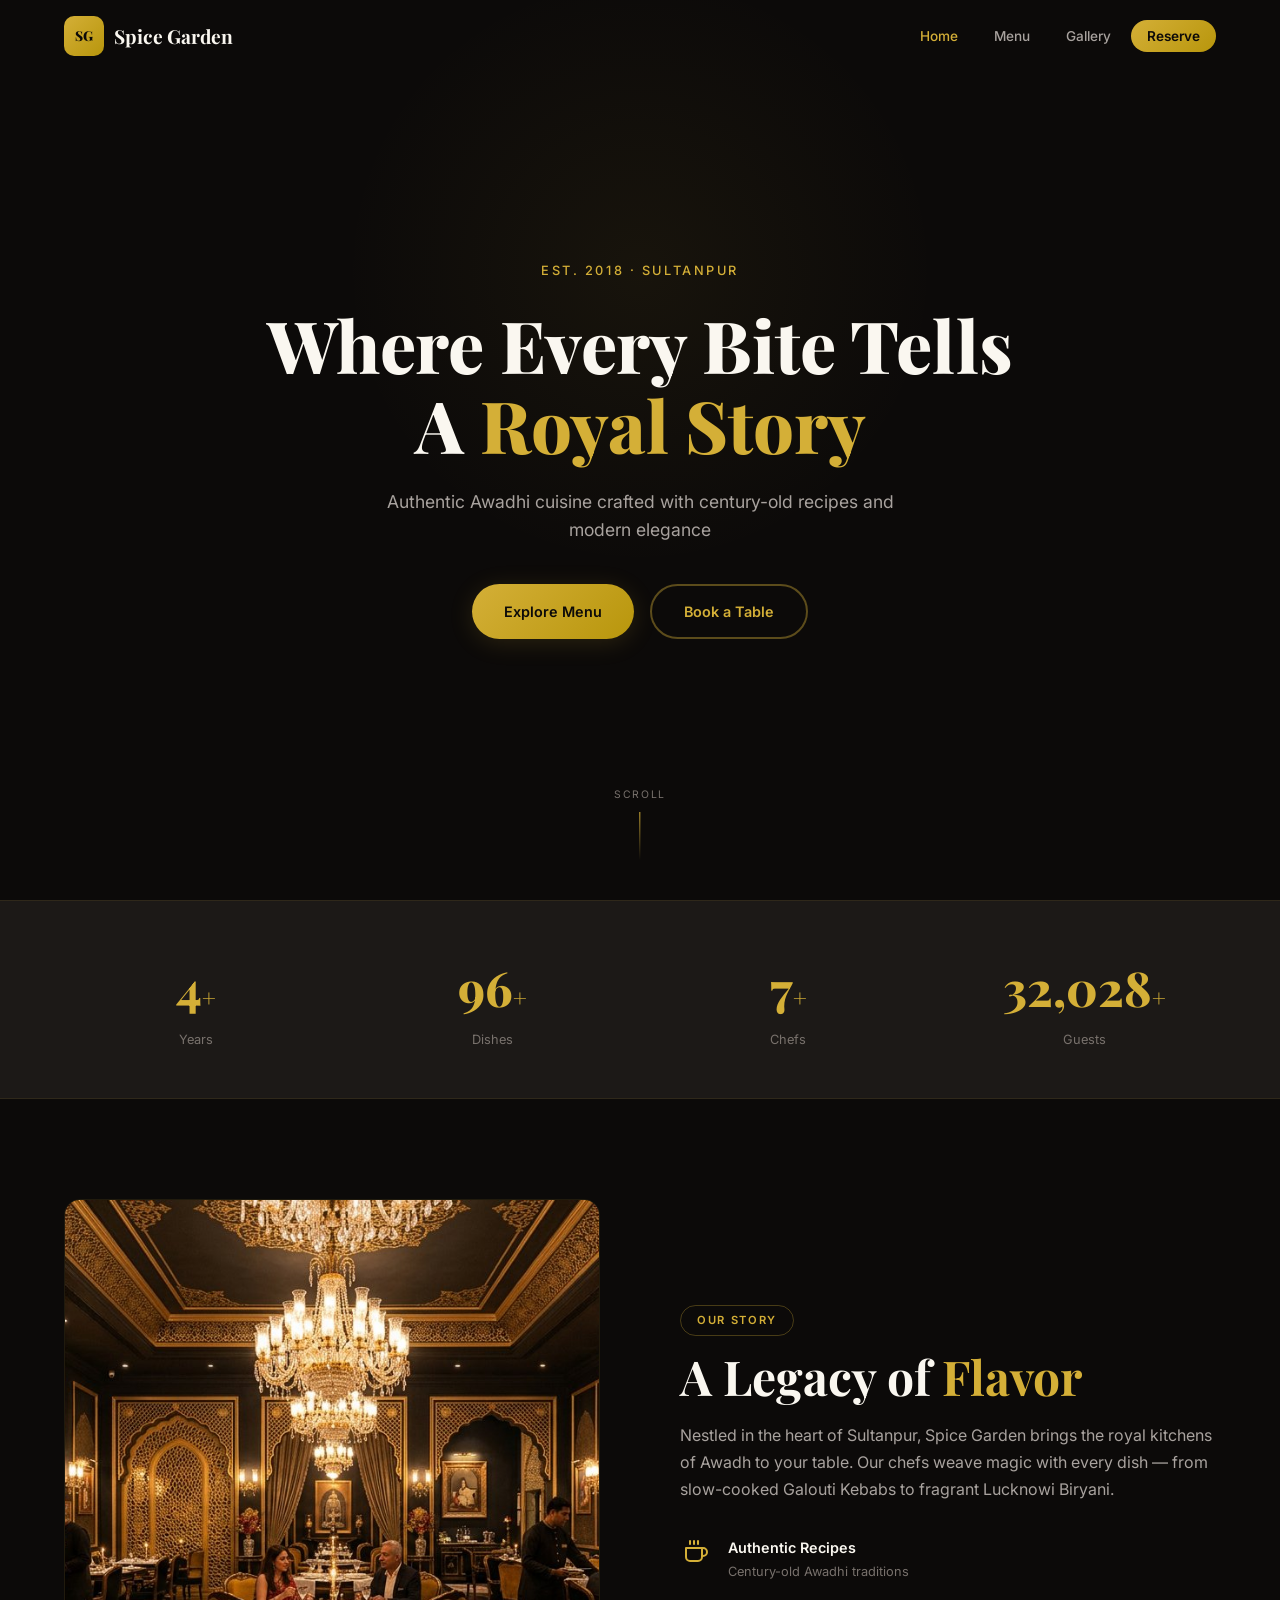
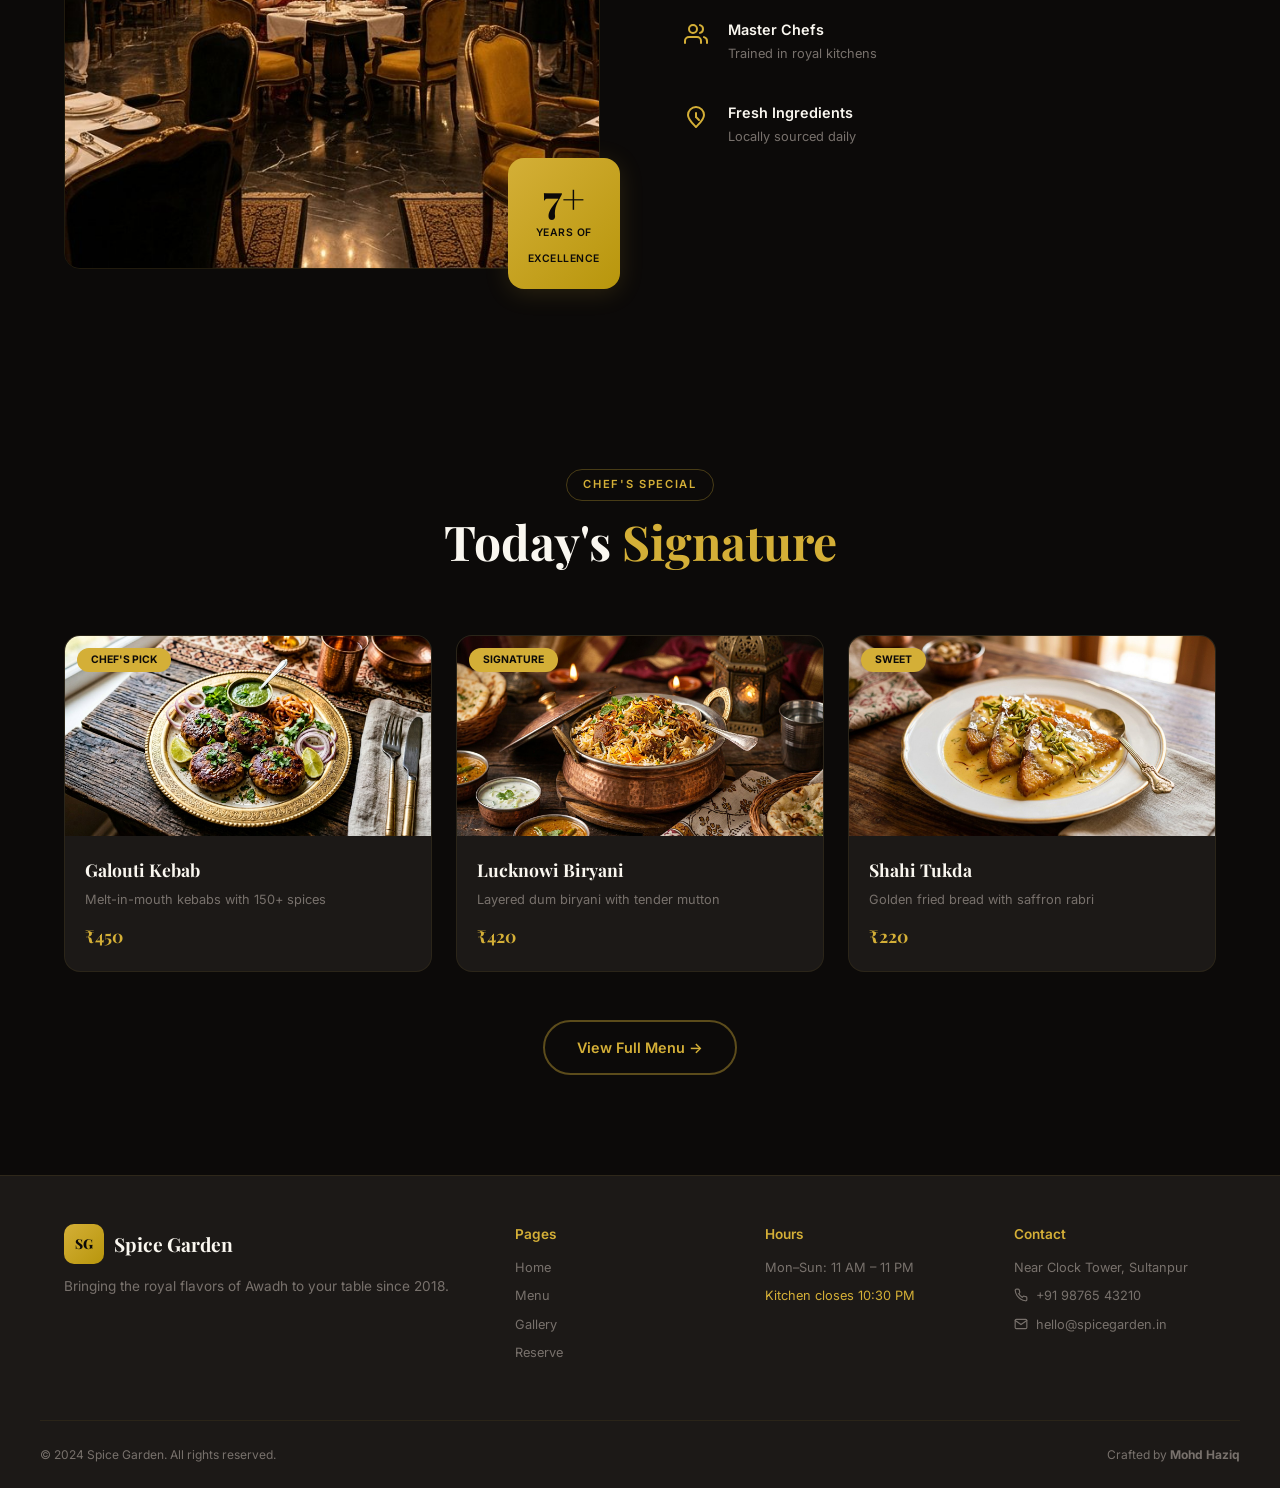
<file: index.html>
<!DOCTYPE html>
<html lang="en">
<head>
  <meta charset="UTF-8" />
  <meta name="viewport" content="width=device-width, initial-scale=1.0" />
  <title>Spice Garden — Royal Awadhi Dining</title>
  <meta name="description" content="Experience the finest Awadhi cuisine at Spice Garden. Royal dining, legendary flavors, unforgettable moments." />
  <link rel="stylesheet" href="css/style.css" />
  <link href="https://fonts.googleapis.com/css2?family=Playfair+Display:wght@400;600;700;800&family=Inter:wght@300;400;500;600;700&display=swap" rel="stylesheet" />
</head>
<body>
  <!-- Sidebar Overlay -->
  <div class="sidebar-overlay" id="sidebarOverlay"></div>
  <!-- Sidebar -->
  <aside class="sidebar" id="sidebar">
    <div class="sidebar-header">
      <div class="sidebar-logo">SG</div>
      <span>Spice Garden</span>
      <button class="sidebar-close" id="sidebarClose" aria-label="Close menu">✕</button>
    </div>
    <nav class="sidebar-nav">
      <a href="index.html" class="sidebar-link active"><span class="s-icon"><svg width="20" height="20" viewBox="0 0 24 24" fill="none" stroke="currentColor" stroke-width="2" stroke-linecap="round" stroke-linejoin="round"><path d="M3 9l9-7 9 7v11a2 2 0 0 1-2 2H5a2 2 0 0 1-2-2z"/><polyline points="9 22 9 12 15 12 15 22"/></svg></span>Home</a>
      <div class="sidebar-divider"></div>
      <a href="pages/menu.html" class="sidebar-link"><span class="s-icon"><svg width="20" height="20" viewBox="0 0 24 24" fill="none" stroke="currentColor" stroke-width="2" stroke-linecap="round" stroke-linejoin="round"><path d="M18 8h1a4 4 0 0 1 0 8h-1"/><path d="M2 8h16v9a4 4 0 0 1-4 4H6a4 4 0 0 1-4-4V8z"/><line x1="6" y1="1" x2="6" y2="4"/><line x1="10" y1="1" x2="10" y2="4"/><line x1="14" y1="1" x2="14" y2="4"/></svg></span>Our Menu</a>
      <div class="sidebar-divider"></div>
      <a href="pages/gallery.html" class="sidebar-link"><span class="s-icon"><svg width="20" height="20" viewBox="0 0 24 24" fill="none" stroke="currentColor" stroke-width="2" stroke-linecap="round" stroke-linejoin="round"><rect x="3" y="3" width="18" height="18" rx="2" ry="2"/><circle cx="8.5" cy="8.5" r="1.5"/><polyline points="21 15 16 10 5 21"/></svg></span>Gallery</a>
      <div class="sidebar-divider"></div>
      <a href="pages/reservation.html" class="sidebar-link"><span class="s-icon"><svg width="20" height="20" viewBox="0 0 24 24" fill="none" stroke="currentColor" stroke-width="2" stroke-linecap="round" stroke-linejoin="round"><rect x="3" y="4" width="18" height="18" rx="2" ry="2"/><line x1="16" y1="2" x2="16" y2="6"/><line x1="8" y1="2" x2="8" y2="6"/><line x1="3" y1="10" x2="21" y2="10"/></svg></span>Reservation</a>
    </nav>
    <div class="sidebar-footer">
      <p class="sidebar-hours"><svg width="14" height="14" viewBox="0 0 24 24" fill="none" stroke="currentColor" stroke-width="2" stroke-linecap="round" stroke-linejoin="round" style="vertical-align:-2px;margin-right:4px"><circle cx="12" cy="12" r="10"/><polyline points="12 6 12 12 16 14"/></svg> Open Daily 11 AM – 11 PM</p>
      <a href="pages/reservation.html" class="sidebar-cta">Reserve a Table</a>
    </div>
  </aside>

  <!-- Navbar -->
  <nav class="navbar" id="navbar">
    <div class="nav-container">
      <a href="index.html" class="nav-brand"><span class="brand-icon">SG</span><span class="brand-text">Spice Garden</span></a>
      <ul class="nav-links" id="navLinks">
        <li><a href="index.html" class="nav-link active">Home</a></li>
        <li><a href="pages/menu.html" class="nav-link">Menu</a></li>
        <li><a href="pages/gallery.html" class="nav-link">Gallery</a></li>
        <li><a href="pages/reservation.html" class="nav-link nav-cta">Reserve</a></li>
      </ul>
      <button class="hamburger" id="hamburger" aria-label="Open menu">
        <span class="ham-line ham-top"></span>
        <span class="ham-diamond">◆</span>
        <span class="ham-line ham-bottom"></span>
      </button>
    </div>
  </nav>

  <!-- Hero -->
  <section class="hero">
    <div class="hero-bg-pattern"></div>
    <div class="hero-glow"></div>
    <div class="container hero-content">
      <p class="hero-tag" data-reveal>Est. 2018 · Sultanpur</p>
      <h1 class="hero-title" data-reveal data-delay="200">Where Every Bite Tells<br/>A <span class="gold">Royal Story</span></h1>
      <p class="hero-desc" data-reveal data-delay="400">Authentic Awadhi cuisine crafted with century-old recipes and modern elegance</p>
      <div class="hero-actions" data-reveal data-delay="600">
        <a href="pages/menu.html" class="btn btn-primary">Explore Menu</a>
        <a href="pages/reservation.html" class="btn btn-outline">Book a Table</a>
      </div>
    </div>
    <div class="hero-scroll-indicator"><span>Scroll</span><div class="scroll-line"></div></div>
  </section>

  <!-- Stats -->
  <section class="stats-bar">
    <div class="container stats-grid">
      <div class="stat" data-reveal><span class="stat-num" data-count="7">0</span><span class="stat-plus">+</span><span class="stat-label">Years</span></div>
      <div class="stat" data-reveal data-delay="100"><span class="stat-num" data-count="150">0</span><span class="stat-plus">+</span><span class="stat-label">Dishes</span></div>
      <div class="stat" data-reveal data-delay="200"><span class="stat-num" data-count="12">0</span><span class="stat-plus">+</span><span class="stat-label">Chefs</span></div>
      <div class="stat" data-reveal data-delay="300"><span class="stat-num" data-count="50000">0</span><span class="stat-plus">+</span><span class="stat-label">Guests</span></div>
    </div>
  </section>

  <!-- About Preview -->
  <section class="about-preview section">
    <div class="container about-grid">
      <div class="about-visual" data-reveal="left">
        <div class="about-img-wrap">
          <img src="images/interior.jpg" alt="Spice Garden Restaurant Interior" class="about-img" />
        </div>
        <div class="about-badge"><span class="badge-num">7+</span><span class="badge-txt">Years of<br/>Excellence</span></div>
      </div>
      <div class="about-content" data-reveal="right">
        <span class="section-tag">Our Story</span>
        <h2 class="section-title">A Legacy of <span class="gold">Flavor</span></h2>
        <p>Nestled in the heart of Sultanpur, Spice Garden brings the royal kitchens of Awadh to your table. Our chefs weave magic with every dish — from slow-cooked Galouti Kebabs to fragrant Lucknowi Biryani.</p>
        <div class="about-features">
          <div class="feature"><span class="feat-icon"><svg width="24" height="24" viewBox="0 0 24 24" fill="none" stroke="var(--gold)" stroke-width="2" stroke-linecap="round" stroke-linejoin="round"><path d="M18 8h1a4 4 0 0 1 0 8h-1"/><path d="M2 8h16v9a4 4 0 0 1-4 4H6a4 4 0 0 1-4-4V8z"/><line x1="6" y1="1" x2="6" y2="4"/><line x1="10" y1="1" x2="10" y2="4"/><line x1="14" y1="1" x2="14" y2="4"/></svg></span><div><h4>Authentic Recipes</h4><p>Century-old Awadhi traditions</p></div></div>
          <div class="feature"><span class="feat-icon"><svg width="24" height="24" viewBox="0 0 24 24" fill="none" stroke="var(--gold)" stroke-width="2" stroke-linecap="round" stroke-linejoin="round"><path d="M17 21v-2a4 4 0 0 0-4-4H5a4 4 0 0 0-4 4v2"/><circle cx="9" cy="7" r="4"/><path d="M23 21v-2a4 4 0 0 0-3-3.87"/><path d="M16 3.13a4 4 0 0 1 0 7.75"/></svg></span><div><h4>Master Chefs</h4><p>Trained in royal kitchens</p></div></div>
          <div class="feature"><span class="feat-icon"><svg width="24" height="24" viewBox="0 0 24 24" fill="none" stroke="var(--gold)" stroke-width="2" stroke-linecap="round" stroke-linejoin="round"><path d="M12 22c4-4 8-7.5 8-12a8 8 0 1 0-16 0c0 4.5 4 8 8 12z"/><path d="M12 12V8"/><path d="M12 12l3 3"/></svg></span><div><h4>Fresh Ingredients</h4><p>Locally sourced daily</p></div></div>
        </div>
      </div>
    </div>
  </section>

  <!-- Featured Dishes -->
  <section class="featured section">
    <div class="container">
      <div class="section-header" data-reveal><span class="section-tag">Chef's Special</span><h2 class="section-title">Today's <span class="gold">Signature</span></h2></div>
      <div class="dish-grid">
        <div class="dish-card" data-reveal>
          <div class="dish-img-wrap"><img src="images/galouti-kebab.jpg" alt="Galouti Kebab" class="dish-photo" /><span class="dish-badge">Chef's Pick</span></div>
          <div class="dish-body"><h3>Galouti Kebab</h3><p>Melt-in-mouth kebabs with 150+ spices</p><span class="dish-price">₹450</span></div>
        </div>
        <div class="dish-card" data-reveal data-delay="100">
          <div class="dish-img-wrap"><img src="images/lucknowi-biryani.jpg" alt="Lucknowi Biryani" class="dish-photo" /><span class="dish-badge">Signature</span></div>
          <div class="dish-body"><h3>Lucknowi Biryani</h3><p>Layered dum biryani with tender mutton</p><span class="dish-price">₹420</span></div>
        </div>
        <div class="dish-card" data-reveal data-delay="200">
          <div class="dish-img-wrap"><img src="images/shahi-tukda.jpg" alt="Shahi Tukda" class="dish-photo" /><span class="dish-badge">Sweet</span></div>
          <div class="dish-body"><h3>Shahi Tukda</h3><p>Golden fried bread with saffron rabri</p><span class="dish-price">₹220</span></div>
        </div>
      </div>
      <div class="section-cta" data-reveal><a href="pages/menu.html" class="btn btn-outline">View Full Menu →</a></div>
    </div>
  </section>

  <!-- Footer -->
  <footer class="footer">
    <div class="container footer-grid">
      <div class="footer-brand"><div class="nav-brand"><span class="brand-icon">SG</span><span class="brand-text">Spice Garden</span></div><p>Bringing the royal flavors of Awadh to your table since 2018.</p></div>
      <div class="footer-col"><h4>Pages</h4><a href="index.html">Home</a><a href="pages/menu.html">Menu</a><a href="pages/gallery.html">Gallery</a><a href="pages/reservation.html">Reserve</a></div>
      <div class="footer-col"><h4>Hours</h4><p>Mon–Sun: 11 AM – 11 PM</p><p class="gold-text">Kitchen closes 10:30 PM</p></div>
      <div class="footer-col"><h4>Contact</h4><p>Near Clock Tower, Sultanpur</p><p><svg width="14" height="14" viewBox="0 0 24 24" fill="none" stroke="currentColor" stroke-width="2" stroke-linecap="round" stroke-linejoin="round" style="vertical-align:-2px;margin-right:4px"><path d="M22 16.92v3a2 2 0 0 1-2.18 2 19.79 19.79 0 0 1-8.63-3.07 19.5 19.5 0 0 1-6-6 19.79 19.79 0 0 1-3.07-8.67A2 2 0 0 1 4.11 2h3a2 2 0 0 1 2 1.72c.127.96.361 1.903.7 2.81a2 2 0 0 1-.45 2.11L8.09 9.91a16 16 0 0 0 6 6l1.27-1.27a2 2 0 0 1 2.11-.45c.907.339 1.85.573 2.81.7A2 2 0 0 1 22 16.92z"/></svg> +91 98765 43210</p><p><svg width="14" height="14" viewBox="0 0 24 24" fill="none" stroke="currentColor" stroke-width="2" stroke-linecap="round" stroke-linejoin="round" style="vertical-align:-2px;margin-right:4px"><path d="M4 4h16c1.1 0 2 .9 2 2v12c0 1.1-.9 2-2 2H4c-1.1 0-2-.9-2-2V6c0-1.1.9-2 2-2z"/><polyline points="22,6 12,13 2,6"/></svg> hello@spicegarden.in</p></div>
    </div>
    <div class="container footer-bottom"><p>© 2024 Spice Garden. All rights reserved.</p><p>Crafted by <strong>Mohd Haziq</strong></p></div>
  </footer>

  <button class="back-to-top" id="backToTop" aria-label="Back to top">↑</button>
  <script src="js/main.js"></script>
</body>
</html>
</file>
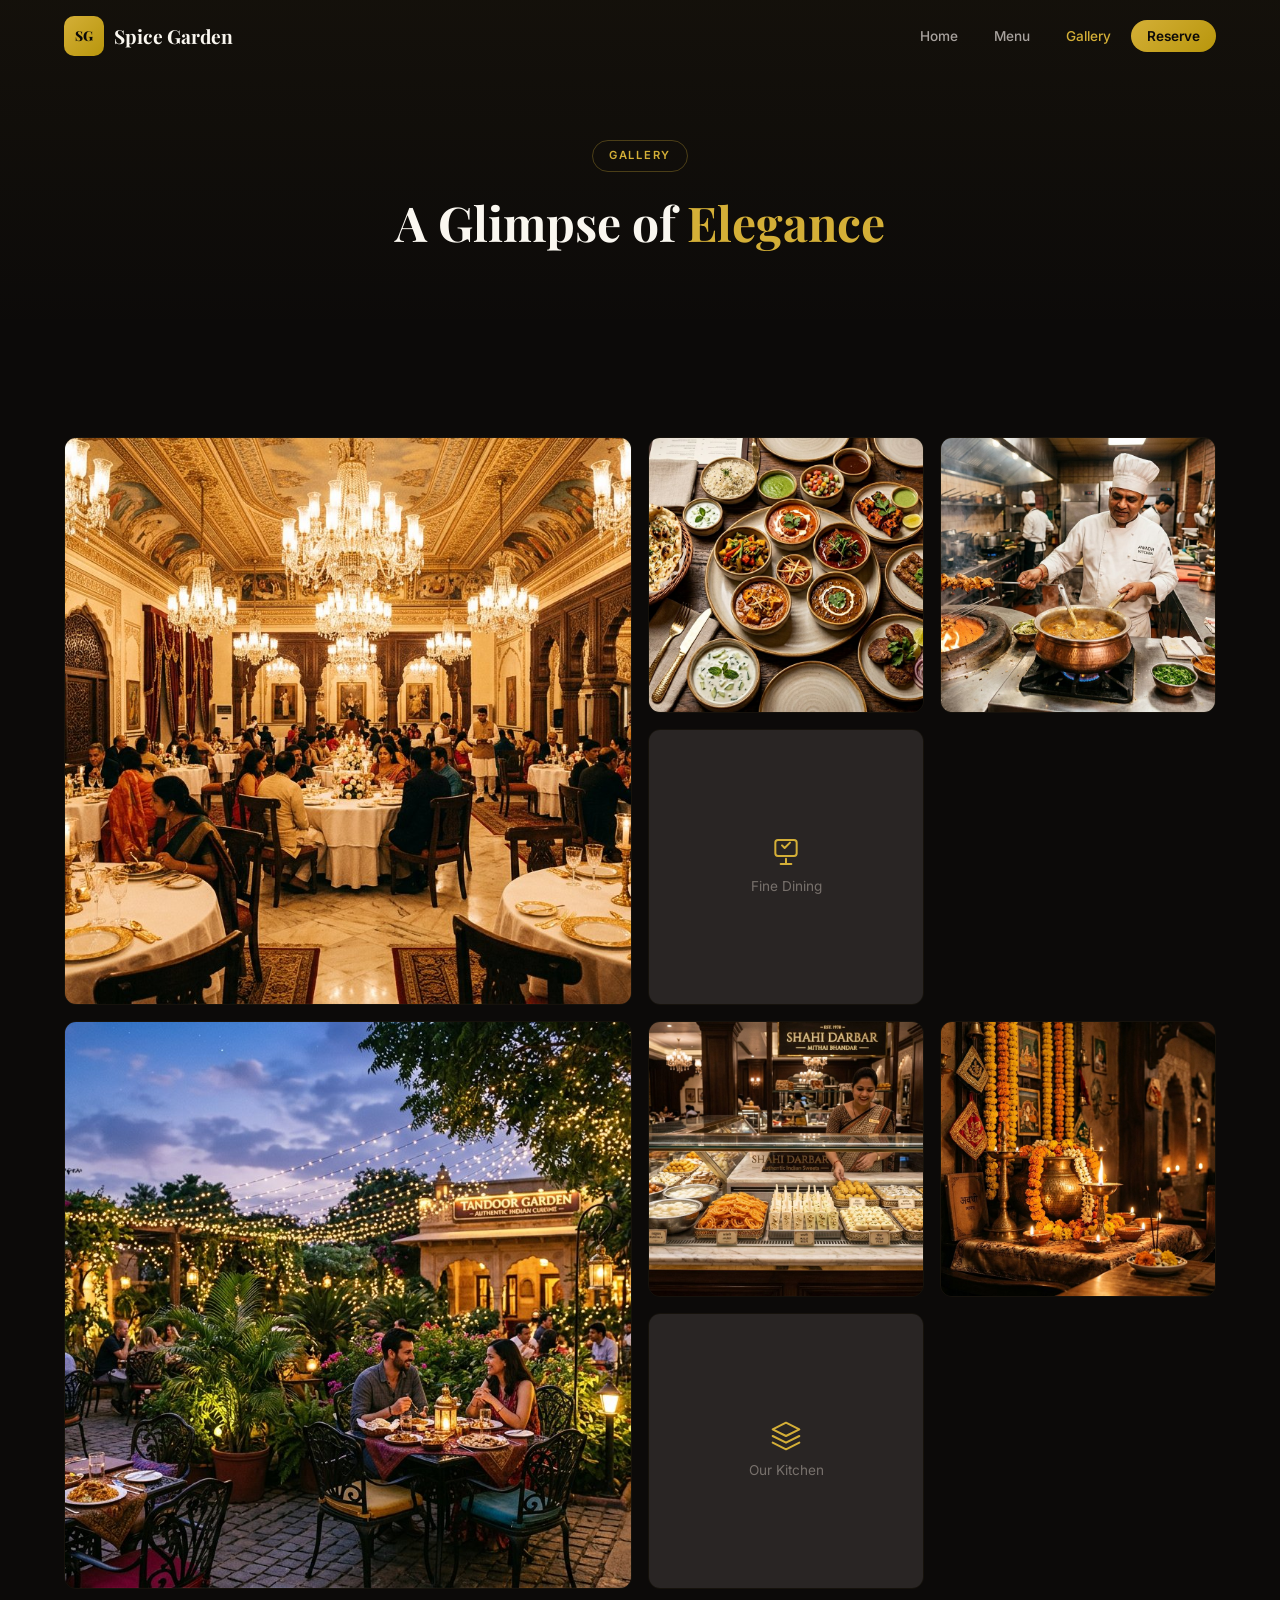
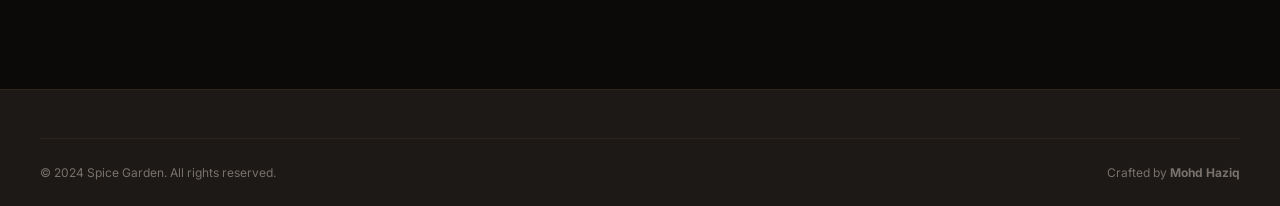
<file: pages/gallery.html>
<!DOCTYPE html>
<html lang="en">
<head>
  <meta charset="UTF-8" /><meta name="viewport" content="width=device-width, initial-scale=1.0" />
  <title>Gallery — Spice Garden</title>
  <link rel="stylesheet" href="../css/style.css" />
  <link href="https://fonts.googleapis.com/css2?family=Playfair+Display:wght@400;600;700;800&family=Inter:wght@300;400;500;600;700&display=swap" rel="stylesheet" />
</head>
<body>
  <div class="sidebar-overlay" id="sidebarOverlay"></div>
  <aside class="sidebar" id="sidebar">
    <div class="sidebar-header"><div class="sidebar-logo">SG</div><span>Spice Garden</span><button class="sidebar-close" id="sidebarClose">✕</button></div>
    <nav class="sidebar-nav">
      <a href="../index.html" class="sidebar-link"><span class="s-icon"><svg width="20" height="20" viewBox="0 0 24 24" fill="none" stroke="currentColor" stroke-width="2" stroke-linecap="round" stroke-linejoin="round"><path d="M3 9l9-7 9 7v11a2 2 0 0 1-2 2H5a2 2 0 0 1-2-2z"/><polyline points="9 22 9 12 15 12 15 22"/></svg></span>Home</a><div class="sidebar-divider"></div>
      <a href="menu.html" class="sidebar-link"><span class="s-icon"><svg width="20" height="20" viewBox="0 0 24 24" fill="none" stroke="currentColor" stroke-width="2" stroke-linecap="round" stroke-linejoin="round"><path d="M18 8h1a4 4 0 0 1 0 8h-1"/><path d="M2 8h16v9a4 4 0 0 1-4 4H6a4 4 0 0 1-4-4V8z"/><line x1="6" y1="1" x2="6" y2="4"/><line x1="10" y1="1" x2="10" y2="4"/><line x1="14" y1="1" x2="14" y2="4"/></svg></span>Our Menu</a><div class="sidebar-divider"></div>
      <a href="gallery.html" class="sidebar-link active"><span class="s-icon"><svg width="20" height="20" viewBox="0 0 24 24" fill="none" stroke="currentColor" stroke-width="2" stroke-linecap="round" stroke-linejoin="round"><rect x="3" y="3" width="18" height="18" rx="2" ry="2"/><circle cx="8.5" cy="8.5" r="1.5"/><polyline points="21 15 16 10 5 21"/></svg></span>Gallery</a><div class="sidebar-divider"></div>
      <a href="reservation.html" class="sidebar-link"><span class="s-icon"><svg width="20" height="20" viewBox="0 0 24 24" fill="none" stroke="currentColor" stroke-width="2" stroke-linecap="round" stroke-linejoin="round"><rect x="3" y="4" width="18" height="18" rx="2" ry="2"/><line x1="16" y1="2" x2="16" y2="6"/><line x1="8" y1="2" x2="8" y2="6"/><line x1="3" y1="10" x2="21" y2="10"/></svg></span>Reservation</a>
    </nav>
    <div class="sidebar-footer"><p class="sidebar-hours"><svg width="14" height="14" viewBox="0 0 24 24" fill="none" stroke="currentColor" stroke-width="2" stroke-linecap="round" stroke-linejoin="round" style="vertical-align:-2px;margin-right:4px"><circle cx="12" cy="12" r="10"/><polyline points="12 6 12 12 16 14"/></svg> Open Daily 11 AM – 11 PM</p><a href="reservation.html" class="sidebar-cta">Reserve a Table</a></div>
  </aside>
  <nav class="navbar scrolled" id="navbar">
    <div class="nav-container">
      <a href="../index.html" class="nav-brand"><span class="brand-icon">SG</span><span class="brand-text">Spice Garden</span></a>
      <ul class="nav-links" id="navLinks">
        <li><a href="../index.html" class="nav-link">Home</a></li><li><a href="menu.html" class="nav-link">Menu</a></li><li><a href="gallery.html" class="nav-link active">Gallery</a></li><li><a href="reservation.html" class="nav-link nav-cta">Reserve</a></li>
      </ul>
      <button class="hamburger" id="hamburger" aria-label="Open menu"><span class="ham-line ham-top"></span><span class="ham-diamond">◆</span><span class="ham-line ham-bottom"></span></button>
    </div>
  </nav>

  <section class="page-hero">
    <div class="container"><span class="section-tag" data-reveal>Gallery</span><h1 class="page-title" data-reveal data-delay="200">A Glimpse of <span class="gold">Elegance</span></h1></div>
  </section>

  <section class="gallery-section section">
    <div class="container">
      <div class="gallery-grid">
        <div class="gallery-item large" data-reveal><img src="../images/dining-hall.jpg" alt="Grand Dining Hall" class="gallery-photo" /></div>
        <div class="gallery-item" data-reveal data-delay="50"><img src="../images/plated-dishes.jpg" alt="Plated Dishes" class="gallery-photo" /></div>
        <div class="gallery-item" data-reveal data-delay="100"><img src="../images/chef-cooking.jpg" alt="Chef at Work" class="gallery-photo" /></div>
        <div class="gallery-item" data-reveal data-delay="150"><div class="gallery-placeholder"><svg width="32" height="32" viewBox="0 0 24 24" fill="none" stroke="var(--gold)" stroke-width="1.5" stroke-linecap="round" stroke-linejoin="round"><path d="M8 21h8m-4-4v4M6 3h12a2 2 0 0 1 2 2v8a2 2 0 0 1-2 2H6a2 2 0 0 1-2-2V5a2 2 0 0 1 2-2z"/><path d="M9 7l2 2 4-4"/></svg><p>Fine Dining</p></div></div>
        <div class="gallery-item large" data-reveal data-delay="200"><img src="../images/outdoor-seating.jpg" alt="Outdoor Seating" class="gallery-photo" /></div>
        <div class="gallery-item" data-reveal data-delay="250"><img src="../images/dessert-bar.jpg" alt="Dessert Bar" class="gallery-photo" /></div>
        <div class="gallery-item" data-reveal data-delay="300"><img src="../images/ambiance.jpg" alt="Ambiance" class="gallery-photo" /></div>
        <div class="gallery-item" data-reveal data-delay="350"><div class="gallery-placeholder"><svg width="32" height="32" viewBox="0 0 24 24" fill="none" stroke="var(--gold)" stroke-width="1.5" stroke-linecap="round" stroke-linejoin="round"><path d="M12 2L2 7l10 5 10-5-10-5z"/><path d="M2 17l10 5 10-5"/><path d="M2 12l10 5 10-5"/></svg><p>Our Kitchen</p></div></div>
      </div>
    </div>
  </section>

  <footer class="footer"><div class="container footer-bottom"><p>© 2024 Spice Garden. All rights reserved.</p><p>Crafted by <strong>Mohd Haziq</strong></p></div></footer>
  <script src="../js/main.js"></script>
</body>
</html>
</file>
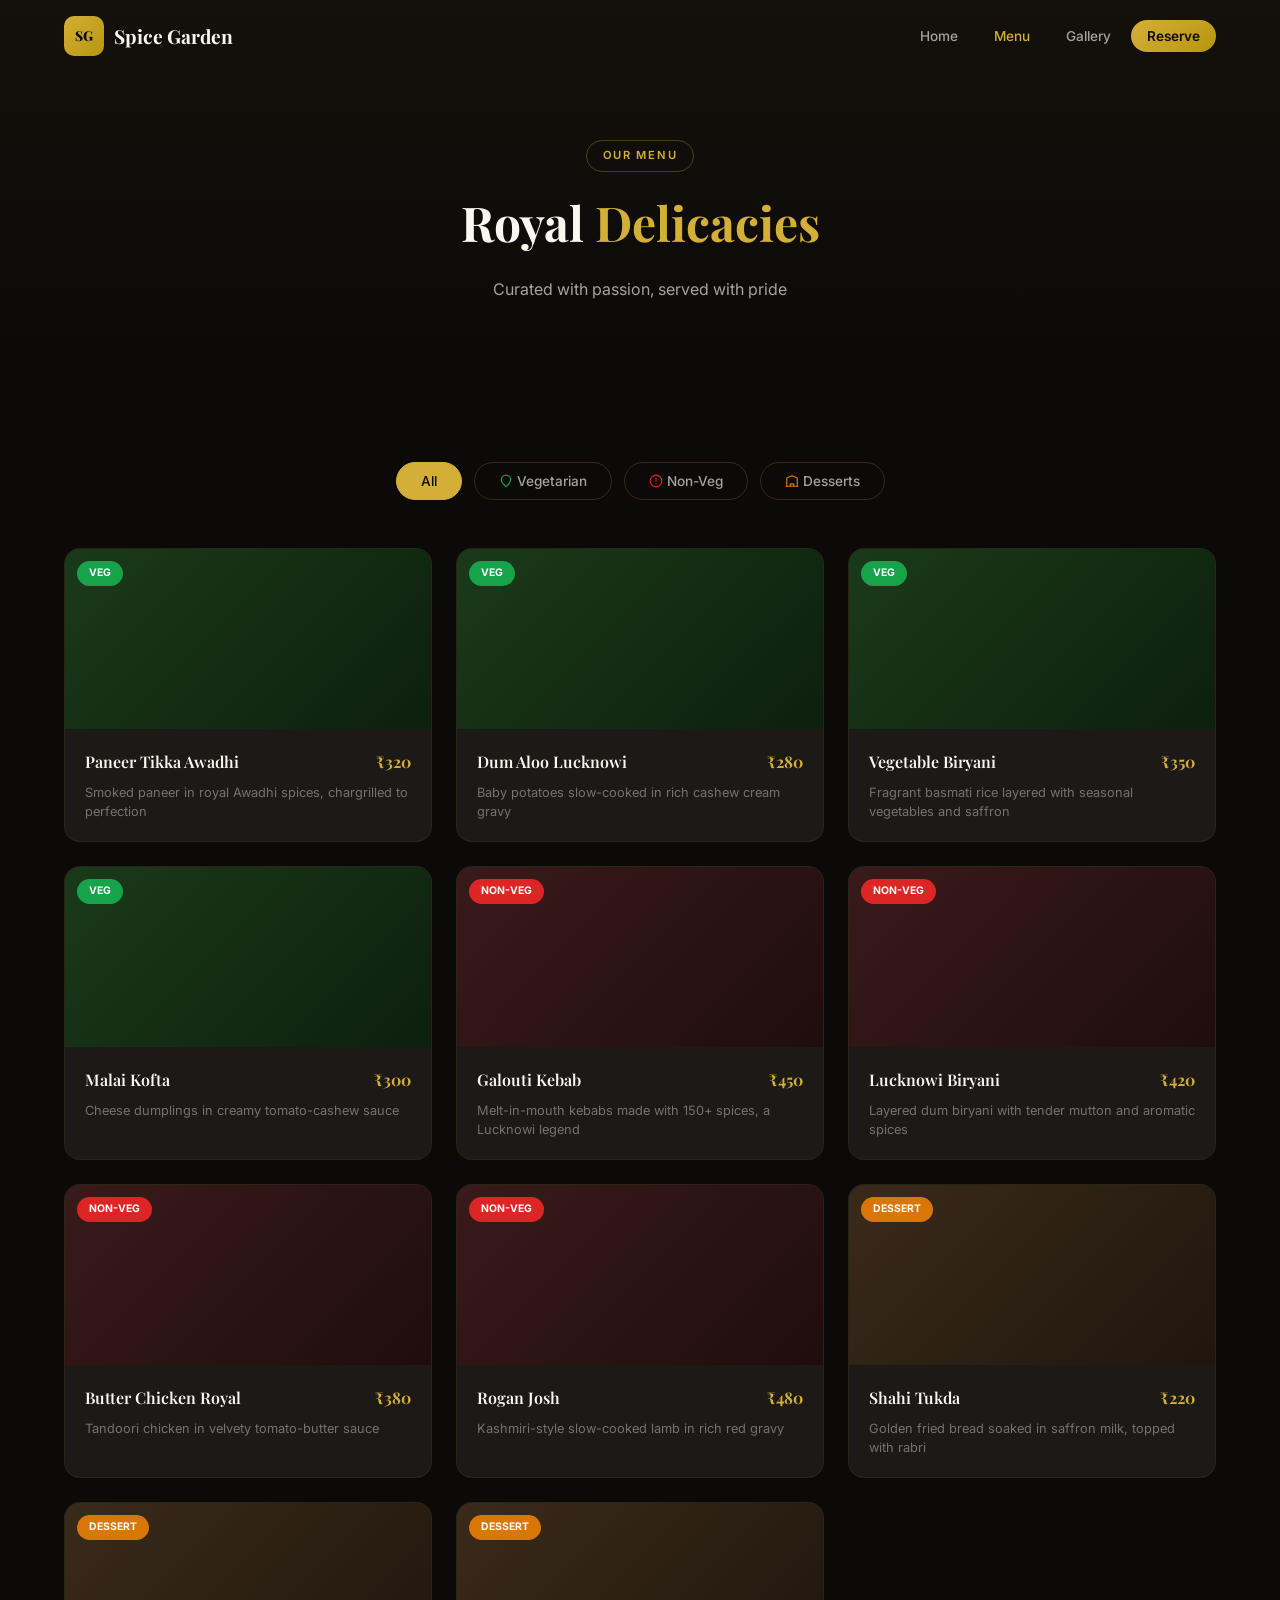
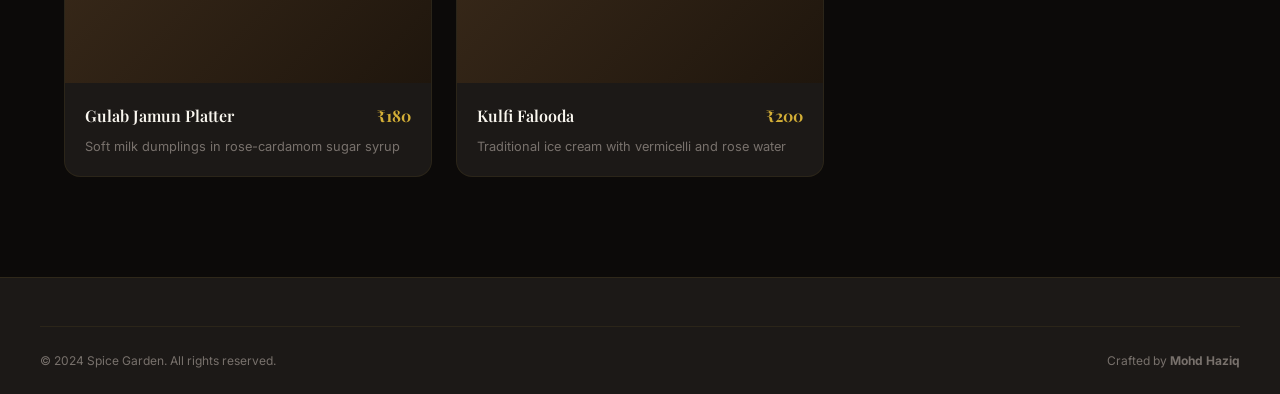
<file: pages/menu.html>
<!DOCTYPE html>
<html lang="en">
<head>
  <meta charset="UTF-8" /><meta name="viewport" content="width=device-width, initial-scale=1.0" />
  <title>Menu — Spice Garden</title>
  <meta name="description" content="Explore our royal menu of Awadhi delicacies — kebabs, biryanis, curries, and desserts." />
  <link rel="stylesheet" href="../css/style.css" />
  <link href="https://fonts.googleapis.com/css2?family=Playfair+Display:wght@400;600;700;800&family=Inter:wght@300;400;500;600;700&display=swap" rel="stylesheet" />
</head>
<body>
  <div class="sidebar-overlay" id="sidebarOverlay"></div>
  <aside class="sidebar" id="sidebar">
    <div class="sidebar-header"><div class="sidebar-logo">SG</div><span>Spice Garden</span><button class="sidebar-close" id="sidebarClose">✕</button></div>
    <nav class="sidebar-nav">
      <a href="../index.html" class="sidebar-link"><span class="s-icon"><svg width="20" height="20" viewBox="0 0 24 24" fill="none" stroke="currentColor" stroke-width="2" stroke-linecap="round" stroke-linejoin="round"><path d="M3 9l9-7 9 7v11a2 2 0 0 1-2 2H5a2 2 0 0 1-2-2z"/><polyline points="9 22 9 12 15 12 15 22"/></svg></span>Home</a><div class="sidebar-divider"></div>
      <a href="menu.html" class="sidebar-link active"><span class="s-icon"><svg width="20" height="20" viewBox="0 0 24 24" fill="none" stroke="currentColor" stroke-width="2" stroke-linecap="round" stroke-linejoin="round"><path d="M18 8h1a4 4 0 0 1 0 8h-1"/><path d="M2 8h16v9a4 4 0 0 1-4 4H6a4 4 0 0 1-4-4V8z"/><line x1="6" y1="1" x2="6" y2="4"/><line x1="10" y1="1" x2="10" y2="4"/><line x1="14" y1="1" x2="14" y2="4"/></svg></span>Our Menu</a><div class="sidebar-divider"></div>
      <a href="gallery.html" class="sidebar-link"><span class="s-icon"><svg width="20" height="20" viewBox="0 0 24 24" fill="none" stroke="currentColor" stroke-width="2" stroke-linecap="round" stroke-linejoin="round"><rect x="3" y="3" width="18" height="18" rx="2" ry="2"/><circle cx="8.5" cy="8.5" r="1.5"/><polyline points="21 15 16 10 5 21"/></svg></span>Gallery</a><div class="sidebar-divider"></div>
      <a href="reservation.html" class="sidebar-link"><span class="s-icon"><svg width="20" height="20" viewBox="0 0 24 24" fill="none" stroke="currentColor" stroke-width="2" stroke-linecap="round" stroke-linejoin="round"><rect x="3" y="4" width="18" height="18" rx="2" ry="2"/><line x1="16" y1="2" x2="16" y2="6"/><line x1="8" y1="2" x2="8" y2="6"/><line x1="3" y1="10" x2="21" y2="10"/></svg></span>Reservation</a>
    </nav>
    <div class="sidebar-footer"><p class="sidebar-hours"><svg width="14" height="14" viewBox="0 0 24 24" fill="none" stroke="currentColor" stroke-width="2" stroke-linecap="round" stroke-linejoin="round" style="vertical-align:-2px;margin-right:4px"><circle cx="12" cy="12" r="10"/><polyline points="12 6 12 12 16 14"/></svg> Open Daily 11 AM – 11 PM</p><a href="reservation.html" class="sidebar-cta">Reserve a Table</a></div>
  </aside>
  <nav class="navbar scrolled" id="navbar">
    <div class="nav-container">
      <a href="../index.html" class="nav-brand"><span class="brand-icon">SG</span><span class="brand-text">Spice Garden</span></a>
      <ul class="nav-links" id="navLinks">
        <li><a href="../index.html" class="nav-link">Home</a></li>
        <li><a href="menu.html" class="nav-link active">Menu</a></li>
        <li><a href="gallery.html" class="nav-link">Gallery</a></li>
        <li><a href="reservation.html" class="nav-link nav-cta">Reserve</a></li>
      </ul>
      <button class="hamburger" id="hamburger" aria-label="Open menu"><span class="ham-line ham-top"></span><span class="ham-diamond">◆</span><span class="ham-line ham-bottom"></span></button>
    </div>
  </nav>

  <section class="page-hero">
    <div class="container">
      <span class="section-tag" data-reveal>Our Menu</span>
      <h1 class="page-title" data-reveal data-delay="200">Royal <span class="gold">Delicacies</span></h1>
      <p class="page-desc" data-reveal data-delay="400">Curated with passion, served with pride</p>
    </div>
  </section>

  <section class="menu-section section">
    <div class="container">
      <div class="menu-filters" data-reveal>
        <button class="filter-btn active" data-filter="all">All</button>
        <button class="filter-btn" data-filter="veg"><svg width="14" height="14" viewBox="0 0 24 24" fill="none" stroke="#16a34a" stroke-width="2" stroke-linecap="round" stroke-linejoin="round" style="vertical-align:-2px;margin-right:4px"><path d="M12 22c4-4 8-7.5 8-12a8 8 0 1 0-16 0c0 4.5 4 8 8 12z"/></svg>Vegetarian</button>
        <button class="filter-btn" data-filter="nonveg"><svg width="14" height="14" viewBox="0 0 24 24" fill="none" stroke="#dc2626" stroke-width="2" stroke-linecap="round" stroke-linejoin="round" style="vertical-align:-2px;margin-right:4px"><circle cx="12" cy="12" r="10"/><line x1="12" y1="8" x2="12" y2="12"/><line x1="12" y1="16" x2="12.01" y2="16"/></svg>Non-Veg</button>
        <button class="filter-btn" data-filter="dessert"><svg width="14" height="14" viewBox="0 0 24 24" fill="none" stroke="#d97706" stroke-width="2" stroke-linecap="round" stroke-linejoin="round" style="vertical-align:-2px;margin-right:4px"><path d="M2 21h20"/><path d="M3 21V7l9-4 9 4v14"/><path d="M9 21v-4h6v4"/></svg>Desserts</button>
      </div>
      <div class="menu-grid" id="menuGrid">
        <div class="menu-card" data-category="veg" data-reveal>
          <div class="menu-img veg-bg"><span class="menu-type veg">Veg</span></div>
          <div class="menu-body"><div class="menu-header"><h3>Paneer Tikka Awadhi</h3><span class="menu-price">₹320</span></div><p>Smoked paneer in royal Awadhi spices, chargrilled to perfection</p></div>
        </div>
        <div class="menu-card" data-category="veg" data-reveal data-delay="50">
          <div class="menu-img veg-bg"><span class="menu-type veg">Veg</span></div>
          <div class="menu-body"><div class="menu-header"><h3>Dum Aloo Lucknowi</h3><span class="menu-price">₹280</span></div><p>Baby potatoes slow-cooked in rich cashew cream gravy</p></div>
        </div>
        <div class="menu-card" data-category="veg" data-reveal data-delay="100">
          <div class="menu-img veg-bg"><span class="menu-type veg">Veg</span></div>
          <div class="menu-body"><div class="menu-header"><h3>Vegetable Biryani</h3><span class="menu-price">₹350</span></div><p>Fragrant basmati rice layered with seasonal vegetables and saffron</p></div>
        </div>
        <div class="menu-card" data-category="veg" data-reveal data-delay="150">
          <div class="menu-img veg-bg"><span class="menu-type veg">Veg</span></div>
          <div class="menu-body"><div class="menu-header"><h3>Malai Kofta</h3><span class="menu-price">₹300</span></div><p>Cheese dumplings in creamy tomato-cashew sauce</p></div>
        </div>
        <div class="menu-card" data-category="nonveg" data-reveal data-delay="50">
          <div class="menu-img nonveg-bg"><span class="menu-type nonveg">Non-Veg</span></div>
          <div class="menu-body"><div class="menu-header"><h3>Galouti Kebab</h3><span class="menu-price">₹450</span></div><p>Melt-in-mouth kebabs made with 150+ spices, a Lucknowi legend</p></div>
        </div>
        <div class="menu-card" data-category="nonveg" data-reveal data-delay="100">
          <div class="menu-img nonveg-bg"><span class="menu-type nonveg">Non-Veg</span></div>
          <div class="menu-body"><div class="menu-header"><h3>Lucknowi Biryani</h3><span class="menu-price">₹420</span></div><p>Layered dum biryani with tender mutton and aromatic spices</p></div>
        </div>
        <div class="menu-card" data-category="nonveg" data-reveal data-delay="150">
          <div class="menu-img nonveg-bg"><span class="menu-type nonveg">Non-Veg</span></div>
          <div class="menu-body"><div class="menu-header"><h3>Butter Chicken Royal</h3><span class="menu-price">₹380</span></div><p>Tandoori chicken in velvety tomato-butter sauce</p></div>
        </div>
        <div class="menu-card" data-category="nonveg" data-reveal data-delay="200">
          <div class="menu-img nonveg-bg"><span class="menu-type nonveg">Non-Veg</span></div>
          <div class="menu-body"><div class="menu-header"><h3>Rogan Josh</h3><span class="menu-price">₹480</span></div><p>Kashmiri-style slow-cooked lamb in rich red gravy</p></div>
        </div>
        <div class="menu-card" data-category="dessert" data-reveal data-delay="100">
          <div class="menu-img dessert-bg"><span class="menu-type dessert">Dessert</span></div>
          <div class="menu-body"><div class="menu-header"><h3>Shahi Tukda</h3><span class="menu-price">₹220</span></div><p>Golden fried bread soaked in saffron milk, topped with rabri</p></div>
        </div>
        <div class="menu-card" data-category="dessert" data-reveal data-delay="150">
          <div class="menu-img dessert-bg"><span class="menu-type dessert">Dessert</span></div>
          <div class="menu-body"><div class="menu-header"><h3>Gulab Jamun Platter</h3><span class="menu-price">₹180</span></div><p>Soft milk dumplings in rose-cardamom sugar syrup</p></div>
        </div>
        <div class="menu-card" data-category="dessert" data-reveal data-delay="200">
          <div class="menu-img dessert-bg"><span class="menu-type dessert">Dessert</span></div>
          <div class="menu-body"><div class="menu-header"><h3>Kulfi Falooda</h3><span class="menu-price">₹200</span></div><p>Traditional ice cream with vermicelli and rose water</p></div>
        </div>
      </div>
    </div>
  </section>

  <footer class="footer">
    <div class="container footer-bottom"><p>© 2024 Spice Garden. All rights reserved.</p><p>Crafted by <strong>Mohd Haziq</strong></p></div>
  </footer>
  <script src="../js/main.js"></script>
</body>
</html>
</file>
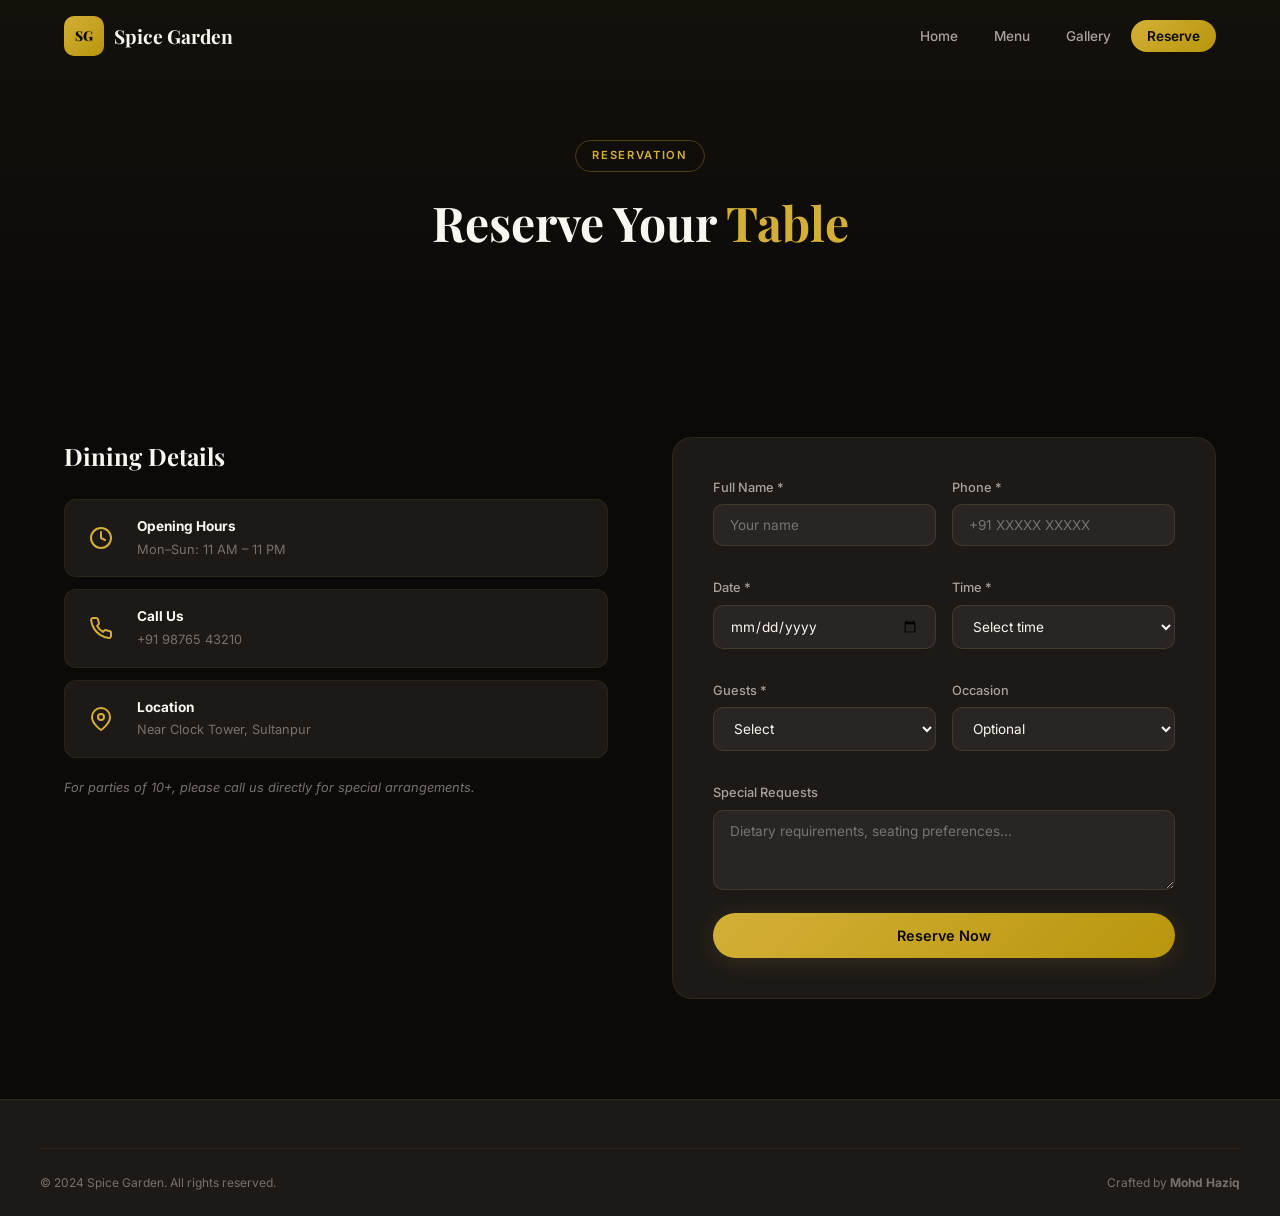
<file: pages/reservation.html>
<!DOCTYPE html>
<html lang="en">
<head>
  <meta charset="UTF-8" /><meta name="viewport" content="width=device-width, initial-scale=1.0" />
  <title>Reservation — Spice Garden</title>
  <link rel="stylesheet" href="../css/style.css" />
  <link href="https://fonts.googleapis.com/css2?family=Playfair+Display:wght@400;600;700;800&family=Inter:wght@300;400;500;600;700&display=swap" rel="stylesheet" />
</head>
<body>
  <div class="sidebar-overlay" id="sidebarOverlay"></div>
  <aside class="sidebar" id="sidebar">
    <div class="sidebar-header"><div class="sidebar-logo">SG</div><span>Spice Garden</span><button class="sidebar-close" id="sidebarClose">✕</button></div>
    <nav class="sidebar-nav">
      <a href="../index.html" class="sidebar-link"><span class="s-icon"><svg width="20" height="20" viewBox="0 0 24 24" fill="none" stroke="currentColor" stroke-width="2" stroke-linecap="round" stroke-linejoin="round"><path d="M3 9l9-7 9 7v11a2 2 0 0 1-2 2H5a2 2 0 0 1-2-2z"/><polyline points="9 22 9 12 15 12 15 22"/></svg></span>Home</a><div class="sidebar-divider"></div>
      <a href="menu.html" class="sidebar-link"><span class="s-icon"><svg width="20" height="20" viewBox="0 0 24 24" fill="none" stroke="currentColor" stroke-width="2" stroke-linecap="round" stroke-linejoin="round"><path d="M18 8h1a4 4 0 0 1 0 8h-1"/><path d="M2 8h16v9a4 4 0 0 1-4 4H6a4 4 0 0 1-4-4V8z"/><line x1="6" y1="1" x2="6" y2="4"/><line x1="10" y1="1" x2="10" y2="4"/><line x1="14" y1="1" x2="14" y2="4"/></svg></span>Our Menu</a><div class="sidebar-divider"></div>
      <a href="gallery.html" class="sidebar-link"><span class="s-icon"><svg width="20" height="20" viewBox="0 0 24 24" fill="none" stroke="currentColor" stroke-width="2" stroke-linecap="round" stroke-linejoin="round"><rect x="3" y="3" width="18" height="18" rx="2" ry="2"/><circle cx="8.5" cy="8.5" r="1.5"/><polyline points="21 15 16 10 5 21"/></svg></span>Gallery</a><div class="sidebar-divider"></div>
      <a href="reservation.html" class="sidebar-link active"><span class="s-icon"><svg width="20" height="20" viewBox="0 0 24 24" fill="none" stroke="currentColor" stroke-width="2" stroke-linecap="round" stroke-linejoin="round"><rect x="3" y="4" width="18" height="18" rx="2" ry="2"/><line x1="16" y1="2" x2="16" y2="6"/><line x1="8" y1="2" x2="8" y2="6"/><line x1="3" y1="10" x2="21" y2="10"/></svg></span>Reservation</a>
    </nav>
    <div class="sidebar-footer"><p class="sidebar-hours"><svg width="14" height="14" viewBox="0 0 24 24" fill="none" stroke="currentColor" stroke-width="2" stroke-linecap="round" stroke-linejoin="round" style="vertical-align:-2px;margin-right:4px"><circle cx="12" cy="12" r="10"/><polyline points="12 6 12 12 16 14"/></svg> Open Daily 11 AM – 11 PM</p><a href="reservation.html" class="sidebar-cta">Reserve a Table</a></div>
  </aside>
  <nav class="navbar scrolled" id="navbar">
    <div class="nav-container">
      <a href="../index.html" class="nav-brand"><span class="brand-icon">SG</span><span class="brand-text">Spice Garden</span></a>
      <ul class="nav-links" id="navLinks">
        <li><a href="../index.html" class="nav-link">Home</a></li><li><a href="menu.html" class="nav-link">Menu</a></li><li><a href="gallery.html" class="nav-link">Gallery</a></li><li><a href="reservation.html" class="nav-link nav-cta active">Reserve</a></li>
      </ul>
      <button class="hamburger" id="hamburger" aria-label="Open menu"><span class="ham-line ham-top"></span><span class="ham-diamond">◆</span><span class="ham-line ham-bottom"></span></button>
    </div>
  </nav>

  <section class="page-hero">
    <div class="container"><span class="section-tag" data-reveal>Reservation</span><h1 class="page-title" data-reveal data-delay="200">Reserve Your <span class="gold">Table</span></h1></div>
  </section>

  <section class="reservation-section section">
    <div class="container res-grid">
      <div class="res-info" data-reveal="left">
        <h2>Dining Details</h2>
        <div class="res-cards">
          <div class="res-card"><span class="res-icon"><svg width="24" height="24" viewBox="0 0 24 24" fill="none" stroke="var(--gold)" stroke-width="2" stroke-linecap="round" stroke-linejoin="round"><circle cx="12" cy="12" r="10"/><polyline points="12 6 12 12 16 14"/></svg></span><div><strong>Opening Hours</strong><p>Mon–Sun: 11 AM – 11 PM</p></div></div>
          <div class="res-card"><span class="res-icon"><svg width="24" height="24" viewBox="0 0 24 24" fill="none" stroke="var(--gold)" stroke-width="2" stroke-linecap="round" stroke-linejoin="round"><path d="M22 16.92v3a2 2 0 0 1-2.18 2 19.79 19.79 0 0 1-8.63-3.07 19.5 19.5 0 0 1-6-6 19.79 19.79 0 0 1-3.07-8.67A2 2 0 0 1 4.11 2h3a2 2 0 0 1 2 1.72c.127.96.361 1.903.7 2.81a2 2 0 0 1-.45 2.11L8.09 9.91a16 16 0 0 0 6 6l1.27-1.27a2 2 0 0 1 2.11-.45c.907.339 1.85.573 2.81.7A2 2 0 0 1 22 16.92z"/></svg></span><div><strong>Call Us</strong><p>+91 98765 43210</p></div></div>
          <div class="res-card"><span class="res-icon"><svg width="24" height="24" viewBox="0 0 24 24" fill="none" stroke="var(--gold)" stroke-width="2" stroke-linecap="round" stroke-linejoin="round"><path d="M21 10c0 7-9 13-9 13s-9-6-9-13a9 9 0 0 1 18 0z"/><circle cx="12" cy="10" r="3"/></svg></span><div><strong>Location</strong><p>Near Clock Tower, Sultanpur</p></div></div>
        </div>
        <p class="res-note">For parties of 10+, please call us directly for special arrangements.</p>
      </div>
      <div class="res-form-wrap" data-reveal="right">
        <form id="reservationForm" class="res-form">
          <div class="form-row"><div class="form-group"><label>Full Name *</label><input type="text" name="name" required placeholder="Your name" /></div><div class="form-group"><label>Phone *</label><input type="tel" name="phone" required placeholder="+91 XXXXX XXXXX" /></div></div>
          <div class="form-row"><div class="form-group"><label>Date *</label><input type="date" id="resDate" name="date" required /></div><div class="form-group"><label>Time *</label><select name="time" required><option value="">Select time</option><option>11:00 AM</option><option>12:00 PM</option><option>1:00 PM</option><option>7:00 PM</option><option>8:00 PM</option><option>9:00 PM</option></select></div></div>
          <div class="form-row"><div class="form-group"><label>Guests *</label><select name="guests" required><option value="">Select</option><option>1–2</option><option>3–4</option><option>5–6</option><option>7–9</option></select></div><div class="form-group"><label>Occasion</label><select name="occasion"><option value="">Optional</option><option>Birthday</option><option>Anniversary</option><option>Date Night</option><option>Business Dinner</option></select></div></div>
          <div class="form-group"><label>Special Requests</label><textarea name="message" rows="3" placeholder="Dietary requirements, seating preferences..."></textarea></div>
          <button type="submit" class="btn btn-primary btn-full">Reserve Now</button>
        </form>
      </div>
    </div>
  </section>

  <footer class="footer"><div class="container footer-bottom"><p>© 2024 Spice Garden. All rights reserved.</p><p>Crafted by <strong>Mohd Haziq</strong></p></div></footer>
  <div id="toast" class="toast"></div>
  <script src="../js/main.js"></script>
</body>
</html>
</file>
<file: css/style.css>
/* Spice Garden — Royal Awadhi Restaurant | Gold & Black Luxury */
*,*::before,*::after{margin:0;padding:0;box-sizing:border-box}
:root{--gold:#d4af37;--gold-light:#f0d878;--gold-dark:#b8960c;--black:#0c0a09;--black-l:#1c1917;--black-m:#292524;--cream:#faf7f0;--txt:#faf7f0;--txt2:#a8a29e;--txt3:#78716c;--ff:'Playfair Display',Georgia,serif;--fb:'Inter',system-ui,sans-serif;--tr:0.3s cubic-bezier(0.4,0,0.2,1)}
html{scroll-behavior:smooth}
body{font-family:var(--fb);background:var(--black);color:var(--txt);line-height:1.6;overflow-x:hidden}
.gold{color:var(--gold)}
.container{max-width:1200px;margin:0 auto;padding:0 24px}
.section{padding:100px 0}
.section-header{text-align:center;margin-bottom:64px}
.section-tag{display:inline-block;font-size:.7rem;font-weight:600;letter-spacing:.15em;text-transform:uppercase;color:var(--gold);margin-bottom:12px;padding:6px 16px;border:1px solid rgba(212,175,55,.3);border-radius:100px}
.section-title{font-family:var(--ff);font-size:clamp(2rem,4vw,3rem);font-weight:700;line-height:1.2;margin-bottom:16px}
.section-cta{text-align:center;margin-top:48px}

/* Buttons */
.btn{display:inline-flex;align-items:center;justify-content:center;gap:8px;padding:14px 32px;border-radius:100px;font-family:var(--fb);font-size:.9rem;font-weight:600;cursor:pointer;transition:var(--tr);text-decoration:none;border:none}
.btn-primary{background:linear-gradient(135deg,var(--gold),var(--gold-dark));color:var(--black);box-shadow:0 4px 24px rgba(212,175,55,.15)}
.btn-primary:hover{transform:translateY(-2px);box-shadow:0 8px 32px rgba(212,175,55,.3)}
.btn-outline{background:transparent;color:var(--gold);border:2px solid rgba(212,175,55,.4)}
.btn-outline:hover{background:rgba(212,175,55,.1);border-color:var(--gold)}
.btn-full{width:100%}

/* ── SIDEBAR (Gold Ornamental) ── */
.sidebar-overlay{position:fixed;inset:0;background:rgba(0,0,0,0);z-index:40;transition:background .35s ease;pointer-events:none}
.sidebar-overlay.active{background:rgba(12,10,9,.6);backdrop-filter:blur(4px);pointer-events:auto}
.sidebar{position:fixed;top:0;left:-320px;width:300px;max-width:85vw;height:100vh;background:linear-gradient(180deg,#1c1917 0%,#0c0a09 100%);z-index:50;transition:left .45s cubic-bezier(.4,0,.2,1);display:flex;flex-direction:column;border-right:1px solid rgba(212,175,55,.12)}
.sidebar.open{left:0}
.sidebar-header{display:flex;align-items:center;gap:12px;padding:20px 24px;border-bottom:1px solid rgba(212,175,55,.1)}
.sidebar-logo{width:40px;height:40px;background:linear-gradient(135deg,var(--gold),var(--gold-dark));border-radius:10px;display:flex;align-items:center;justify-content:center;font-family:var(--ff);font-weight:800;font-size:.85rem;color:var(--black)}
.sidebar-header span{font-family:var(--ff);font-weight:700;font-size:1.1rem;color:var(--cream)}
.sidebar-close{margin-left:auto;background:none;border:none;color:var(--gold);font-size:1.25rem;cursor:pointer;padding:8px;transition:var(--tr)}
.sidebar-close:hover{transform:rotate(90deg)}
.sidebar-nav{flex:1;padding:24px 0;overflow-y:auto}
.sidebar-link{display:flex;align-items:center;gap:14px;padding:14px 28px;font-size:.9rem;font-weight:500;color:var(--txt2);text-decoration:none;transition:var(--tr)}
.sidebar-link:hover,.sidebar-link.active{color:var(--gold);background:rgba(212,175,55,.05)}
.sidebar-link.active{border-left:3px solid var(--gold)}
.s-icon{width:24px;height:24px;display:flex;align-items:center;justify-content:center;flex-shrink:0}
.sidebar-divider{height:1px;background:linear-gradient(90deg,transparent,rgba(212,175,55,.15),transparent);margin:4px 28px}
.sidebar-footer{padding:20px 24px;border-top:1px solid rgba(212,175,55,.1)}
.sidebar-hours{font-size:.75rem;color:var(--txt3);margin-bottom:12px;text-align:center}
.sidebar-cta{display:block;text-align:center;padding:12px;border-radius:100px;background:linear-gradient(135deg,var(--gold),var(--gold-dark));color:var(--black);font-weight:700;font-size:.85rem;text-decoration:none;transition:var(--tr)}
.sidebar-cta:hover{box-shadow:0 4px 16px rgba(212,175,55,.3)}

/* ── HAMBURGER (Diamond Morph) ── */
.hamburger{display:none;flex-direction:column;align-items:center;justify-content:center;gap:4px;background:none;border:none;cursor:pointer;padding:8px;width:40px;height:40px}
.ham-line{width:24px;height:2px;background:var(--gold);border-radius:2px;transition:var(--tr);transform-origin:center}
.ham-diamond{color:var(--gold);font-size:.5rem;transition:var(--tr);opacity:1;transform:scale(1)}
.hamburger.open .ham-top{transform:rotate(45deg) translate(4px,4px)}
.hamburger.open .ham-bottom{transform:rotate(-45deg) translate(4px,-4px)}
.hamburger.open .ham-diamond{transform:scale(0);opacity:0}

/* ── Navbar ── */
.navbar{position:fixed;top:0;width:100%;z-index:30;padding:16px 0;transition:var(--tr)}
.navbar.scrolled{background:rgba(12,10,9,.92);backdrop-filter:blur(20px);padding:10px 0;border-bottom:1px solid rgba(212,175,55,.1)}
.nav-container{max-width:1200px;margin:0 auto;padding:0 24px;display:flex;align-items:center;justify-content:space-between}
.nav-brand{display:flex;align-items:center;gap:10px;text-decoration:none}
.brand-icon{width:40px;height:40px;background:linear-gradient(135deg,var(--gold),var(--gold-dark));border-radius:10px;display:flex;align-items:center;justify-content:center;font-family:var(--ff);font-weight:800;font-size:.85rem;color:var(--black)}
.brand-text{font-family:var(--ff);font-weight:700;font-size:1.2rem;color:var(--cream)}
.nav-links{display:flex;align-items:center;gap:4px;list-style:none}
.nav-link{padding:8px 16px;border-radius:100px;font-size:.85rem;font-weight:500;color:var(--txt2);text-decoration:none;transition:var(--tr)}
.nav-link:hover,.nav-link.active{color:var(--gold)}
.nav-cta{background:linear-gradient(135deg,var(--gold),var(--gold-dark))!important;color:var(--black)!important;font-weight:600}

/* ── Hero ── */
.hero{min-height:100vh;display:flex;align-items:center;justify-content:center;position:relative;overflow:hidden;text-align:center}
.hero-bg-pattern{position:absolute;inset:0;background-image:url("data:image/svg+xml,%3Csvg width='60' height='60' xmlns='http://www.w3.org/2000/svg'%3E%3Cg fill='%23d4af37' fill-opacity='.03'%3E%3Cpath d='M36 34v-4h-2v4h-4v2h4v4h2v-4h4v-2h-4zm0-30V0h-2v4h-4v2h4v4h2V6h4V4h-4zM6 34v-4H4v4H0v2h4v4h2v-4h4v-2H6zM6 4V0H4v4H0v2h4v4h2V6h4V4H6z'/%3E%3C/g%3E%3C/g%3E%3C/svg%3E")}
.hero-glow{position:absolute;top:30%;left:50%;transform:translate(-50%,-50%);width:600px;height:600px;background:radial-gradient(circle,rgba(212,175,55,.06) 0%,transparent 70%);pointer-events:none}
.hero-content{position:relative;z-index:2;padding:0 24px;max-width:800px}
.hero-tag{font-size:.8rem;font-weight:500;letter-spacing:.2em;text-transform:uppercase;color:var(--gold);margin-bottom:24px}
.hero-title{font-family:var(--ff);font-size:clamp(2.5rem,6vw,4.5rem);font-weight:800;line-height:1.1;margin-bottom:24px}
.hero-desc{font-size:1.1rem;color:var(--txt2);max-width:540px;margin:0 auto 40px}
.hero-actions{display:flex;gap:16px;justify-content:center;flex-wrap:wrap}
.hero-scroll-indicator{position:absolute;bottom:40px;left:50%;transform:translateX(-50%);display:flex;flex-direction:column;align-items:center;gap:8px}
.hero-scroll-indicator span{font-size:.65rem;letter-spacing:.15em;text-transform:uppercase;color:var(--txt3)}
.scroll-line{width:1px;height:48px;background:linear-gradient(to bottom,var(--gold),transparent);animation:scrollPulse 2s ease infinite}
@keyframes scrollPulse{0%,100%{opacity:.3}50%{opacity:1}}

/* ── Stats ── */
.stats-bar{padding:48px 0;background:var(--black-l);border-top:1px solid rgba(212,175,55,.1);border-bottom:1px solid rgba(212,175,55,.1)}
.stats-grid{display:grid;grid-template-columns:repeat(4,1fr);gap:32px;text-align:center}
.stat-num{font-family:var(--ff);font-size:clamp(2rem,4vw,3rem);font-weight:800;color:var(--gold)}
.stat-plus{font-family:var(--ff);font-size:1.5rem;font-weight:700;color:var(--gold)}
.stat-label{display:block;font-size:.8rem;color:var(--txt3);margin-top:4px}

/* ── About ── */
.about-grid{display:grid;grid-template-columns:1fr 1fr;gap:80px;align-items:center}
.about-img-wrap{aspect-ratio:4/5;border-radius:16px;overflow:hidden;border:1px solid rgba(212,175,55,.1)}
.about-img{width:100%;height:100%;object-fit:cover;display:block}
.about-badge{position:absolute;bottom:-20px;right:-20px;background:linear-gradient(135deg,var(--gold),var(--gold-dark));color:var(--black);padding:20px;border-radius:16px;text-align:center;box-shadow:0 4px 24px rgba(212,175,55,.15)}
.badge-num{font-family:var(--ff);font-size:2.5rem;font-weight:800;display:block;line-height:1}
.badge-txt{font-size:.65rem;font-weight:600;text-transform:uppercase;letter-spacing:.05em}
.about-visual{position:relative}
.about-content p{color:var(--txt2);margin-bottom:16px;line-height:1.7}
.about-features{display:flex;flex-direction:column;gap:20px;margin-top:32px}
.feature{display:flex;gap:16px;align-items:flex-start}
.feature>span.feat-icon{flex-shrink:0;display:flex;align-items:center;justify-content:center;width:32px;height:32px}
.feature h4{font-size:.9rem;font-weight:600;margin-bottom:2px}
.feature p{font-size:.8rem;color:var(--txt3)}

/* ── Featured Dishes ── */
.dish-grid{display:grid;grid-template-columns:repeat(3,1fr);gap:24px}
.dish-card{background:var(--black-l);border-radius:16px;overflow:hidden;border:1px solid rgba(212,175,55,.08);transition:var(--tr)}
.dish-card:hover{transform:translateY(-6px);border-color:rgba(212,175,55,.2);box-shadow:0 12px 40px rgba(0,0,0,.4)}
.dish-img-wrap{height:200px;position:relative;overflow:hidden}
.dish-photo{width:100%;height:100%;object-fit:cover;display:block;transition:transform .6s ease}
.dish-card:hover .dish-photo{transform:scale(1.08)}
.bg-kebab{background:linear-gradient(135deg,#2a1a0a,#1a0f08)}
.bg-biryani{background:linear-gradient(135deg,#1a1a0a,#0f0f08)}
.bg-dessert{background:linear-gradient(135deg,#2a1a1a,#1a0f0f)}
.dish-badge{position:absolute;top:12px;left:12px;padding:4px 14px;background:var(--gold);color:var(--black);border-radius:100px;font-size:.65rem;font-weight:700;text-transform:uppercase}
.dish-body{padding:20px}
.dish-body h3{font-family:var(--ff);font-size:1.1rem;margin-bottom:6px}
.dish-body p{font-size:.8rem;color:var(--txt3);margin-bottom:12px}
.dish-price{font-family:var(--ff);font-weight:700;color:var(--gold);font-size:1.1rem}

/* ── Page Hero ── */
.page-hero{padding:140px 0 60px;text-align:center;background:linear-gradient(180deg,rgba(212,175,55,.04) 0%,transparent 100%)}
.page-title{font-family:var(--ff);font-size:clamp(2rem,4vw,3rem);font-weight:700;margin-bottom:16px}
.page-desc{color:var(--txt2);max-width:540px;margin:0 auto}

/* ── Menu Page ── */
.menu-filters{display:flex;justify-content:center;gap:12px;margin-bottom:48px;flex-wrap:wrap}
.filter-btn{padding:10px 24px;border-radius:100px;font-family:var(--fb);font-size:.85rem;font-weight:500;cursor:pointer;border:1px solid rgba(212,175,55,.2);background:transparent;color:var(--txt2);transition:var(--tr)}
.filter-btn:hover{border-color:var(--gold);color:var(--gold)}
.filter-btn.active{background:var(--gold);color:var(--black);border-color:var(--gold)}
.menu-grid{display:grid;grid-template-columns:repeat(3,1fr);gap:24px}
.menu-card{background:var(--black-l);border-radius:16px;overflow:hidden;border:1px solid rgba(212,175,55,.08);transition:all .4s ease}
.menu-card:hover{transform:translateY(-4px);border-color:rgba(212,175,55,.2)}
.menu-card.hidden{display:none;opacity:0;transform:scale(.95)}
.menu-img{height:180px;position:relative;display:flex;align-items:center;justify-content:center}
.veg-bg{background:linear-gradient(135deg,#1a3a1a,#0d1f0d)}
.nonveg-bg{background:linear-gradient(135deg,#3a1a1a,#1f0d0d)}
.dessert-bg{background:linear-gradient(135deg,#3a2a1a,#1f160d)}
.menu-type{position:absolute;top:12px;left:12px;padding:4px 12px;border-radius:100px;font-size:.65rem;font-weight:700;text-transform:uppercase}
.menu-type.veg{background:#16a34a;color:#fff}
.menu-type.nonveg{background:#dc2626;color:#fff}
.menu-type.dessert{background:#d97706;color:#fff}
.menu-body{padding:20px}
.menu-header{display:flex;justify-content:space-between;align-items:flex-start;margin-bottom:8px}
.menu-header h3{font-family:var(--ff);font-size:1rem;font-weight:600}
.menu-price{font-family:var(--ff);font-weight:700;color:var(--gold);white-space:nowrap}
.menu-body>p{font-size:.8rem;color:var(--txt3);line-height:1.5}

/* ── Gallery ── */
.gallery-grid{display:grid;grid-template-columns:repeat(4,1fr);gap:16px}
.gallery-item{border-radius:12px;overflow:hidden;aspect-ratio:1;cursor:pointer;transition:var(--tr);border:1px solid rgba(212,175,55,.05)}
.gallery-item.large{grid-column:span 2;grid-row:span 2;aspect-ratio:auto}
.gallery-item:hover{transform:scale(1.02);border-color:rgba(212,175,55,.2)}
.gallery-placeholder{width:100%;height:100%;background:var(--black-m);display:flex;flex-direction:column;align-items:center;justify-content:center;gap:8px;color:var(--txt3);font-size:.85rem}
.gallery-photo{width:100%;height:100%;object-fit:cover;display:block;transition:transform .5s ease}
.gallery-item:hover .gallery-photo{transform:scale(1.06)}

/* ── Reservation ── */
.res-grid{display:grid;grid-template-columns:1fr 1fr;gap:64px;align-items:start}
.res-info h2{font-family:var(--ff);font-size:1.5rem;margin-bottom:24px}
.res-cards{display:flex;flex-direction:column;gap:12px;margin-bottom:20px}
.res-card{display:flex;align-items:center;gap:16px;padding:16px;background:var(--black-l);border-radius:12px;border:1px solid rgba(212,175,55,.08)}
.res-card>span.res-icon{flex-shrink:0;display:flex;align-items:center;justify-content:center;width:40px;height:40px}
.res-card strong{display:block;font-size:.85rem;margin-bottom:2px}
.res-card p{font-size:.8rem;color:var(--txt3)}
.res-note{font-size:.8rem;color:var(--txt3);font-style:italic}
.res-form{background:var(--black-l);padding:40px;border-radius:20px;border:1px solid rgba(212,175,55,.1)}
.form-row{display:grid;grid-template-columns:1fr 1fr;gap:16px;margin-bottom:16px}
.form-group{margin-bottom:16px}
.form-group label{display:block;font-size:.8rem;font-weight:500;margin-bottom:6px;color:var(--txt2)}
.form-group input,.form-group select,.form-group textarea{width:100%;padding:12px 16px;border-radius:10px;border:1px solid rgba(212,175,55,.15);background:var(--black-m);color:var(--txt);font-family:var(--fb);font-size:.85rem;transition:var(--tr);outline:none}
.form-group input:focus,.form-group select:focus,.form-group textarea:focus{border-color:var(--gold);box-shadow:0 0 0 3px rgba(212,175,55,.1)}
.form-group textarea{resize:vertical;min-height:80px}

/* ── Footer ── */
.footer{background:var(--black-l);border-top:1px solid rgba(212,175,55,.1);padding:48px 0 0}
.footer-grid{display:grid;grid-template-columns:2fr 1fr 1fr 1fr;gap:48px;margin-bottom:48px}
.footer-brand p{margin-top:12px;font-size:.85rem;color:var(--txt3);line-height:1.6}
.footer-col h4{font-size:.85rem;font-weight:600;margin-bottom:12px;color:var(--gold)}
.footer-col a,.footer-col p{display:block;font-size:.8rem;color:var(--txt3);text-decoration:none;margin-bottom:8px;transition:var(--tr)}
.footer-col a:hover{color:var(--gold)}
.gold-text{color:var(--gold)!important}
.footer-bottom{display:flex;justify-content:space-between;align-items:center;padding:24px 0;border-top:1px solid rgba(212,175,55,.08);font-size:.75rem;color:var(--txt3)}

/* ── Back to Top ── */
.back-to-top{position:fixed;bottom:32px;right:32px;width:48px;height:48px;border-radius:50%;background:var(--gold);color:var(--black);border:none;font-size:1.25rem;cursor:pointer;opacity:0;visibility:hidden;transition:var(--tr);box-shadow:0 4px 24px rgba(212,175,55,.15);z-index:99}
.back-to-top.visible{opacity:1;visibility:visible}
.back-to-top:hover{transform:translateY(-4px)}

/* ── Toast ── */
.toast{position:fixed;bottom:32px;left:50%;transform:translateX(-50%) translateY(100px);padding:16px 32px;border-radius:12px;background:var(--gold);color:var(--black);font-weight:600;font-size:.85rem;z-index:9999;opacity:0;transition:transform .4s cubic-bezier(.4,0,.2,1),opacity .4s ease}
.toast.show{transform:translateX(-50%) translateY(0);opacity:1}

/* ── Scroll Reveal ── */
[data-reveal]{opacity:0;transform:translateY(30px);transition:opacity .7s ease,transform .7s ease}
[data-reveal="left"]{transform:translateX(-40px)}
[data-reveal="right"]{transform:translateX(40px)}
[data-reveal].revealed{opacity:1;transform:translate(0,0)}

/* ── Responsive ── */
@media(max-width:1024px){.about-grid,.res-grid{grid-template-columns:1fr;gap:48px}.footer-grid{grid-template-columns:1fr 1fr}}
@media(max-width:768px){
  .nav-links{display:none}
  .hamburger{display:flex}
  .stats-grid{grid-template-columns:repeat(2,1fr);gap:20px}
  .dish-grid,.menu-grid{grid-template-columns:1fr 1fr}
  .gallery-grid{grid-template-columns:repeat(2,1fr)}
  .gallery-item.large{grid-column:span 2}
  .form-row{grid-template-columns:1fr}
  .footer-grid{grid-template-columns:1fr}
  .footer-bottom{flex-direction:column;gap:8px;text-align:center}
  .hero-scroll-indicator{display:none}
}
@media(max-width:480px){.section{padding:64px 0}.dish-grid,.menu-grid{grid-template-columns:1fr}.hero-actions{flex-direction:column;align-items:center}.hero-actions .btn{width:100%}}
</file>
